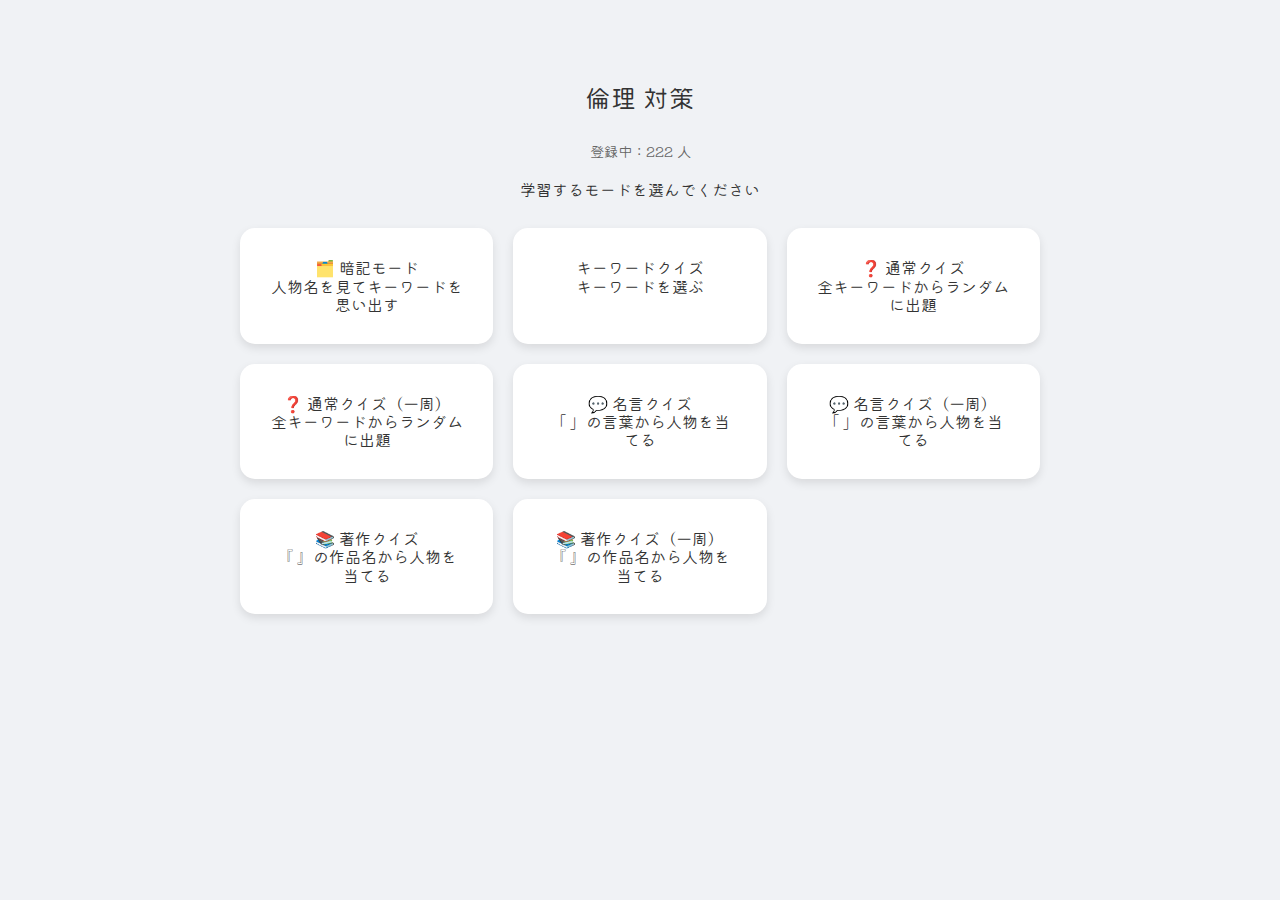
<file: index.html>
<!DOCTYPE html>
<html lang="ja">

<head>
    <meta charset="UTF-8">
    <meta name="viewport" content="width=device-width, initial-scale=1.0">
    <title>倫理まとめ - ポータル</title>
    <link rel="stylesheet" href="css/reset.css">
    <link rel="stylesheet" href="css/common.css">
</head>

<body class="background">
    <!-- <div class="header">
        <div class="header-container">
            <div class="header-center">倫理</div>
        </div>
    </div>
    <div class="homepage-container">
        <div class="data-number-box">登録数：<span id="data-number">174</span>人</div>
        <div class="selection-container">
            <a href="mode1.html" class="mode-button">
                キーワード → 人名
            </a>
            <a href="mode2.html" class="mode-button">
                人名 → キーワード
            </a>
            <a href="game.html" class="mode-button">
                キーワードクイズ
            </a>
        </div>
    </div> -->
    <div class="portal-container">
        <h1>倫理 対策</h1>
        <div id="data-status" style="margin-bottom: 20px; color: #666; font-size: 0.9em;">
            登録中：<span id="total-people">--</span> 人
        </div>
        <p>学習するモードを選んでください</p>

        <div class="menu-grid">
            <a href="anki.html" class="menu-card">
                <h2>🗂️ 暗記モード</h2>
                <p>人物名を見てキーワードを思い出す</p>
            </a>

            <a href="keyword_quiz.html" class="menu-card">
                <h2>キーワードクイズ</h2>
                <p>キーワードを選ぶ</p>
            </a>


            <a href="quiz.html?mode=normal" class="menu-card">
                <h2>❓ 通常クイズ</h2>
                <p>全キーワードからランダムに出題</p>
            </a>

            <a href="full_quiz.html?mode=normal" class="menu-card">
                <h2>❓ 通常クイズ（一周）</h2>
                <p>全キーワードからランダムに出題</p>
            </a>

            <a href="quiz.html?mode=quote" class="menu-card">
                <h2>💬 名言クイズ</h2>
                <p>「 」の言葉から人物を当てる</p>
            </a>

            <a href="full_quiz.html?mode=quote" class="menu-card">
                <h2>💬 名言クイズ（一周）</h2>
                <p>「 」の言葉から人物を当てる</p>
            </a>

            <a href="quiz.html?mode=book" class="menu-card">
                <h2>📚 著作クイズ</h2>
                <p>『 』の作品名から人物を当てる</p>
            </a>

            <a href="full_quiz.html?mode=book" class="menu-card">
                <h2>📚 著作クイズ（一周）</h2>
                <p>『 』の作品名から人物を当てる</p>
            </a>

            
        </div>
    </div>
    <script>
    // index.html でも人数把握のためにJSONを読み込む
    fetch('js/person.json')
        .then(res => res.json())
        .then(data => {
            document.getElementById('total-people').innerText = data.person.length;
        })
        .catch(err => console.error("データ取得エラー:", err));
</script>
</body>
</html>
</file>
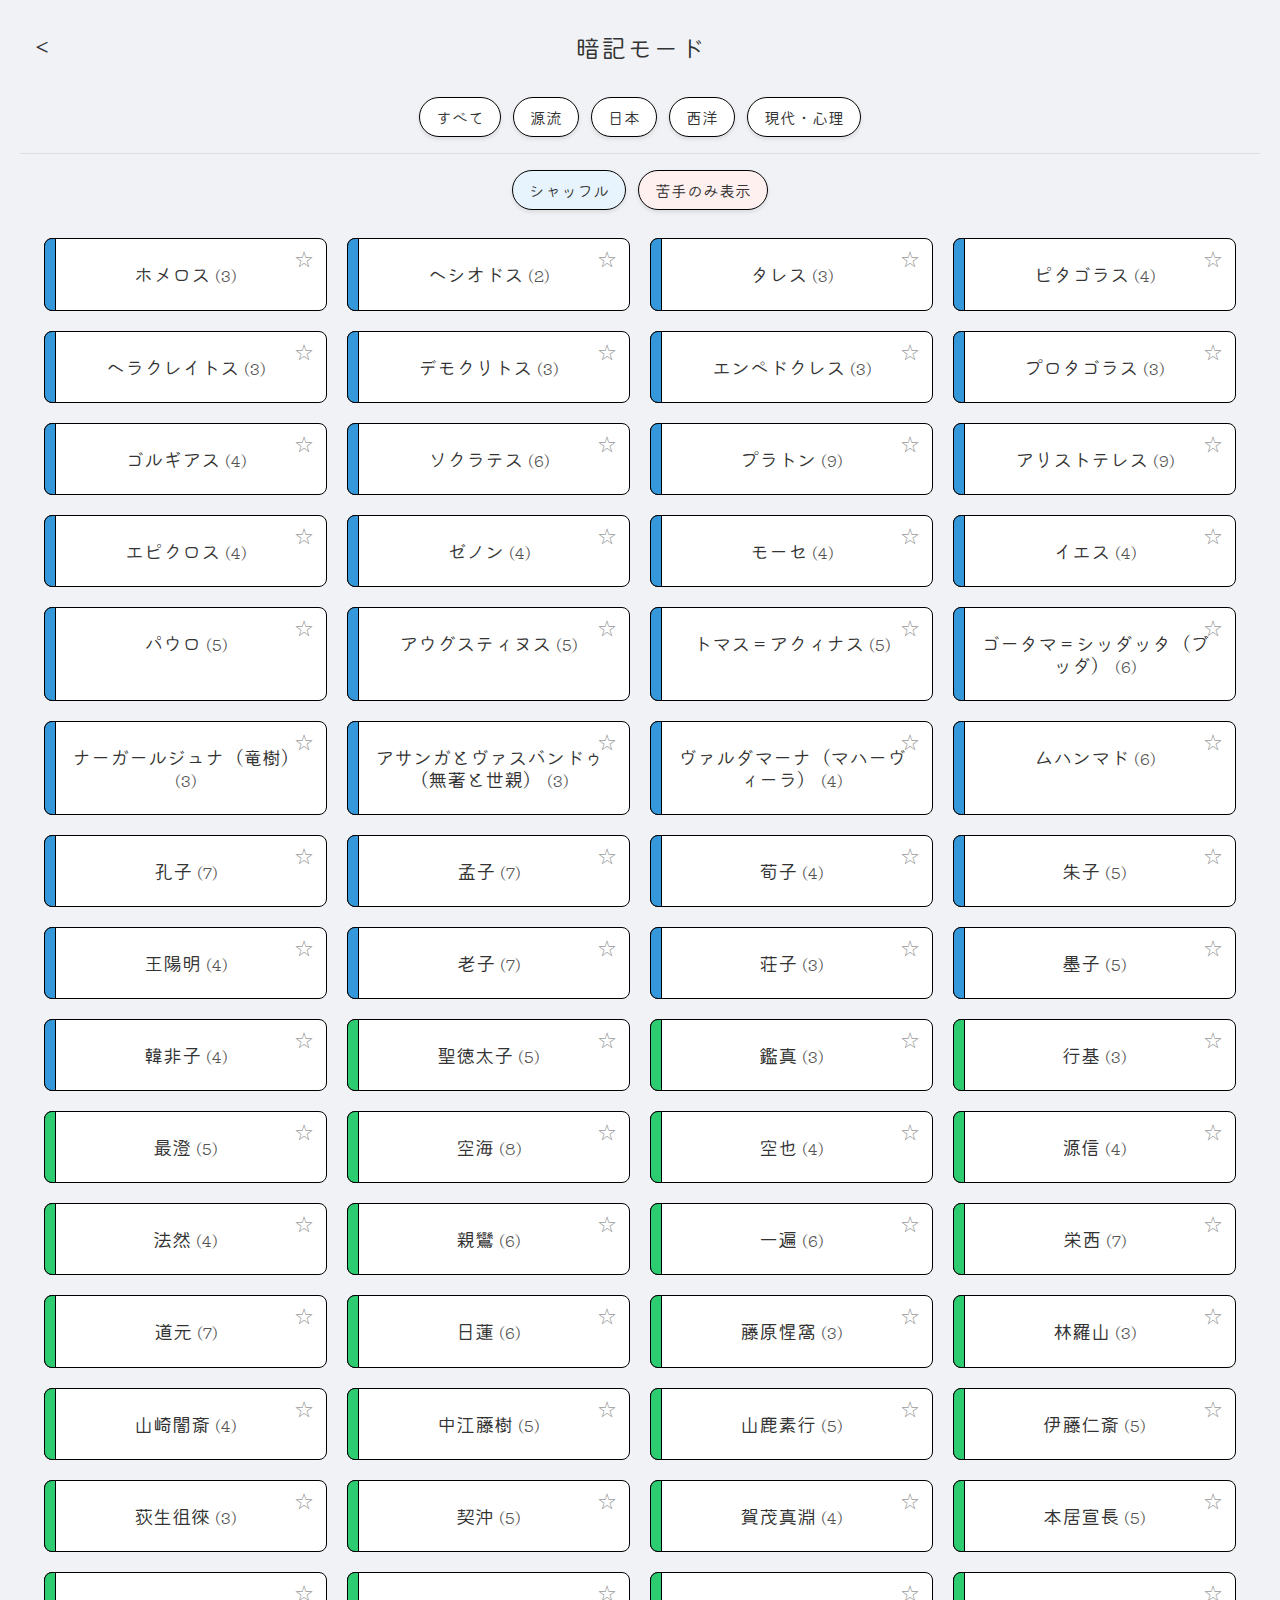
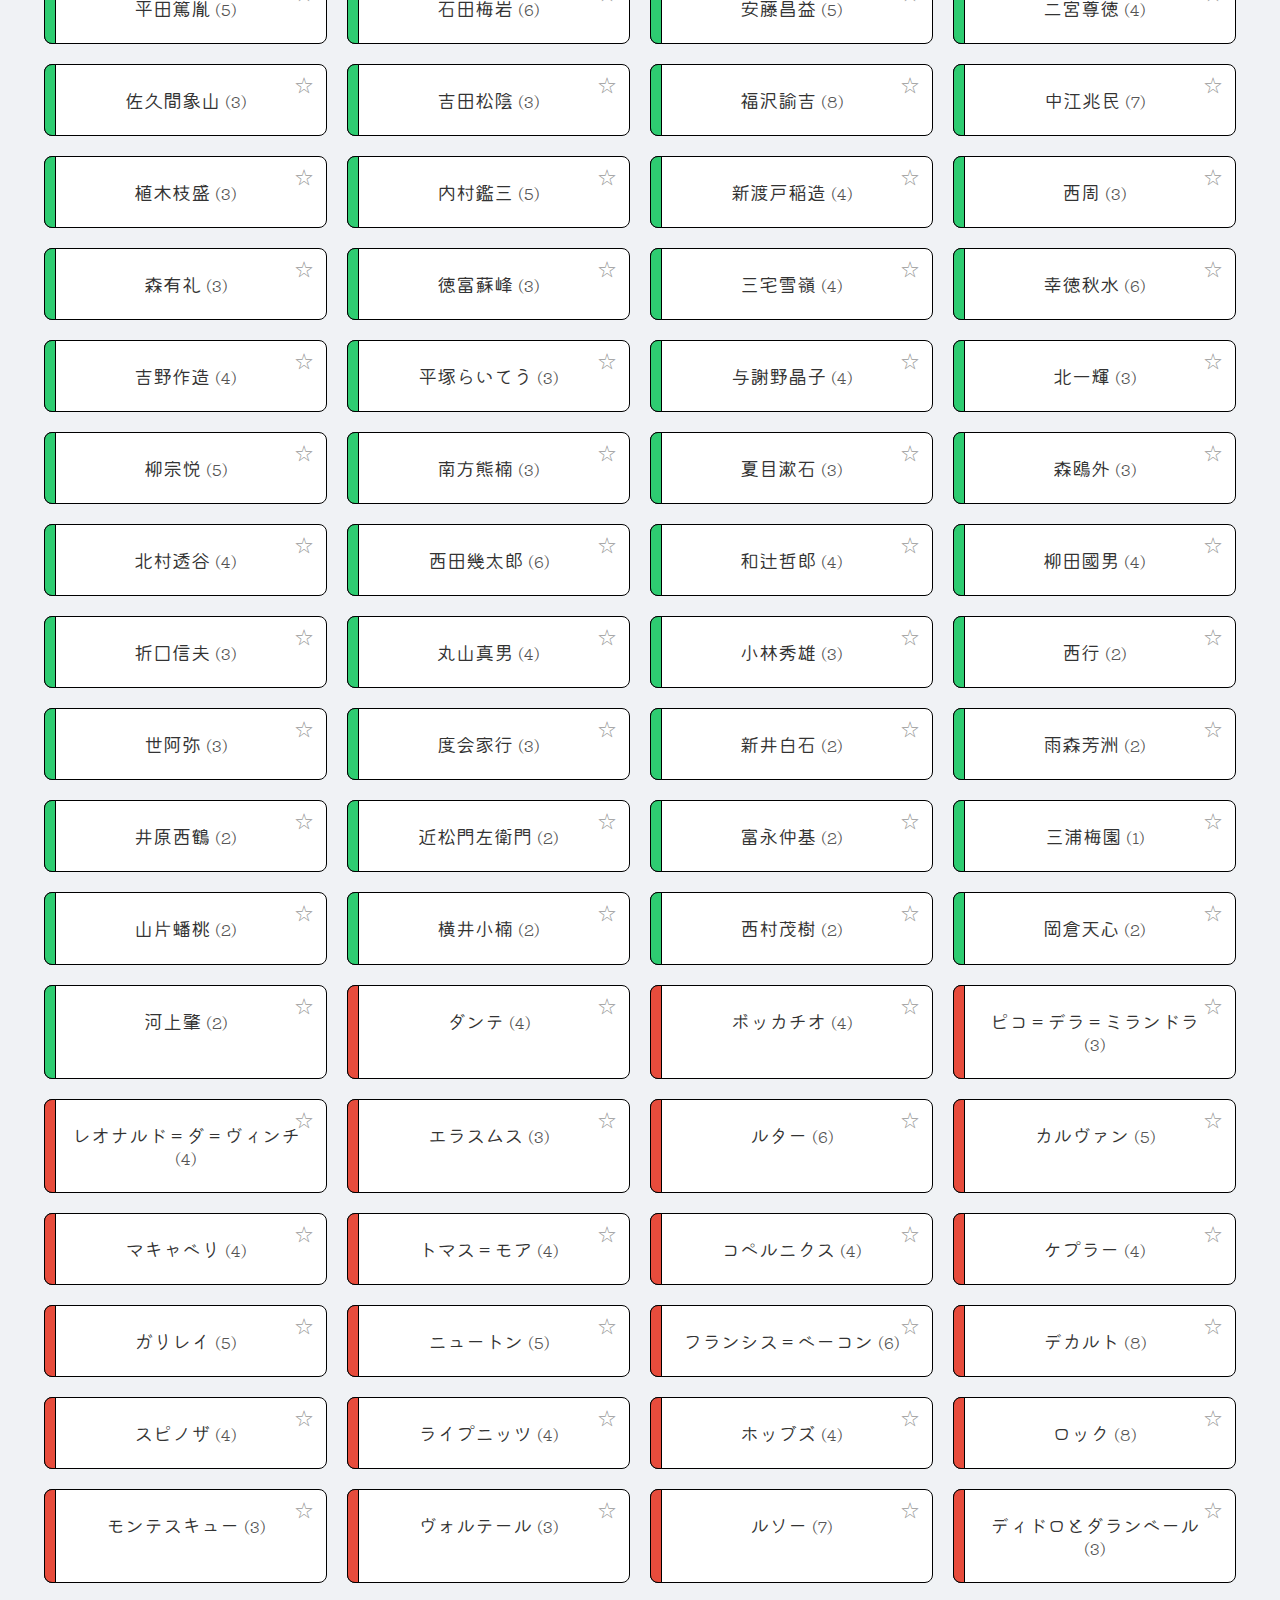
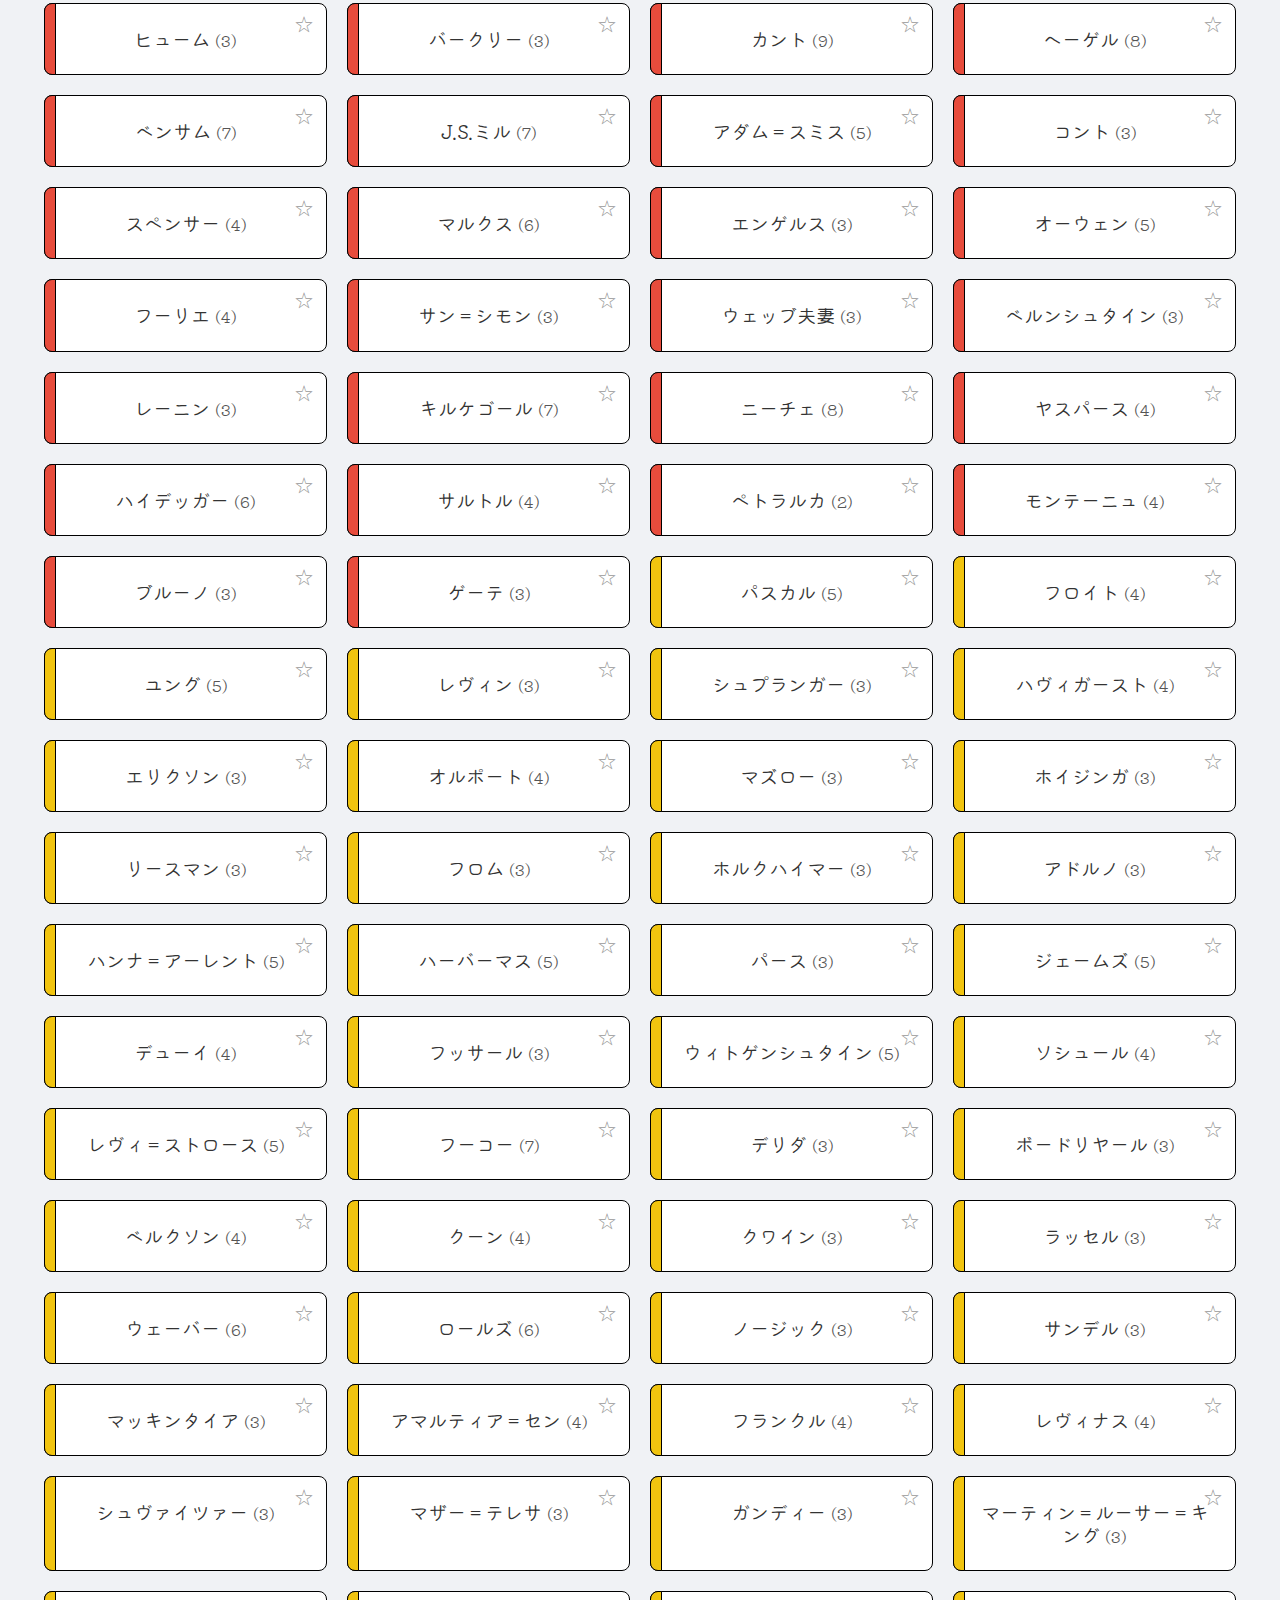
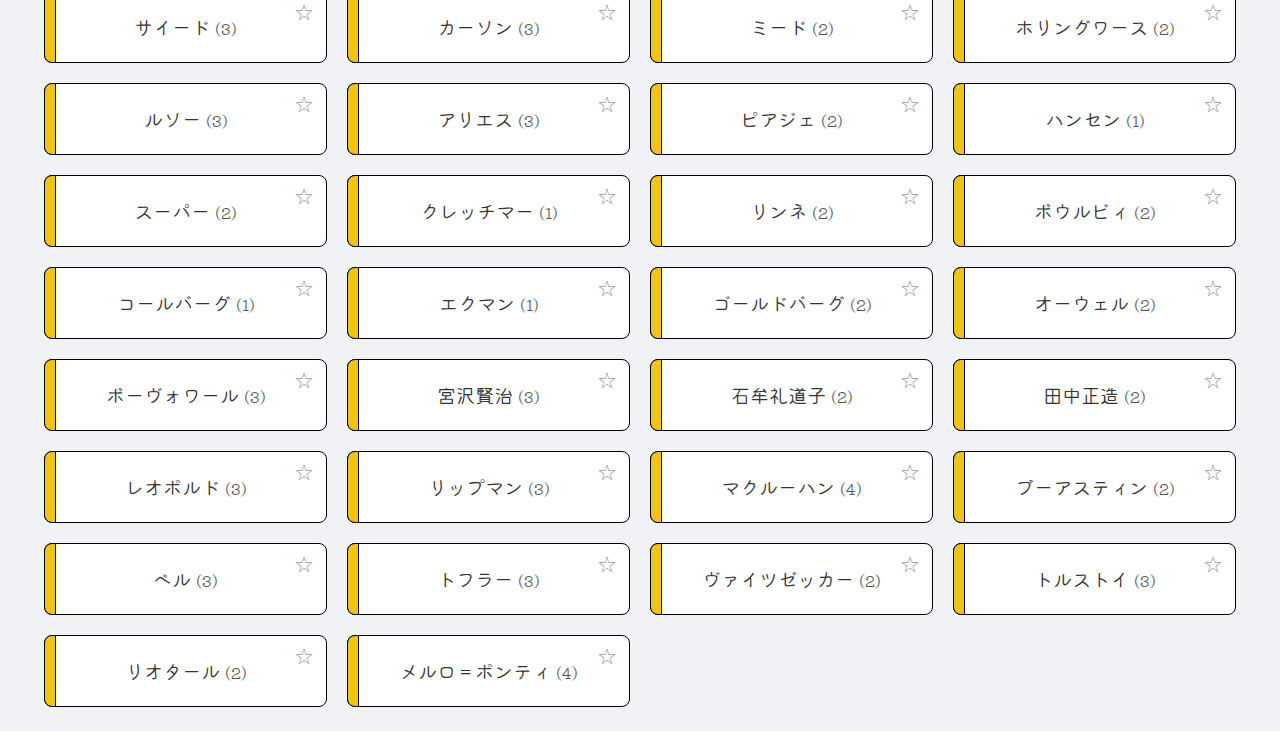
<file: anki.html>
<!DOCTYPE html>
<html lang="ja">
<head>
    <meta charset="UTF-8">
    <meta name="viewport" content="width=device-width, initial-scale=1.0">
    <title>倫理まとめ - 暗記モード</title>
    <link rel="stylesheet" href="css/reset.css">
    <link rel="stylesheet" href="css/common.css">
    <link rel="stylesheet" href="css/anki.css">
</head>
<body>
    <header>
        <a href="index.html" class="back-link">＜</a>
        <h1>暗記モード</h1>
        
        <div class="filters">
            <button onclick="displayData('all')">すべて</button>
            <button onclick="displayData('源流思想')">源流</button>
            <button onclick="displayData('日本思想')">日本</button>
            <button onclick="displayData('西洋近現代思想')">西洋</button>
            <button onclick="displayData('現代社会・心理')">現代・心理</button>
            <hr>
            <button onclick="shuffleData()" style="background-color: #e8f4fd;">シャッフル</button>
            <button onclick="displayWeakOnly()" style="background-color: #fff0f0;">苦手のみ表示</button>
        </div>
    </header>

    <main id="card-container"></main>

    <script src="js/anki.js"></script>
</body>
</html>
</file>
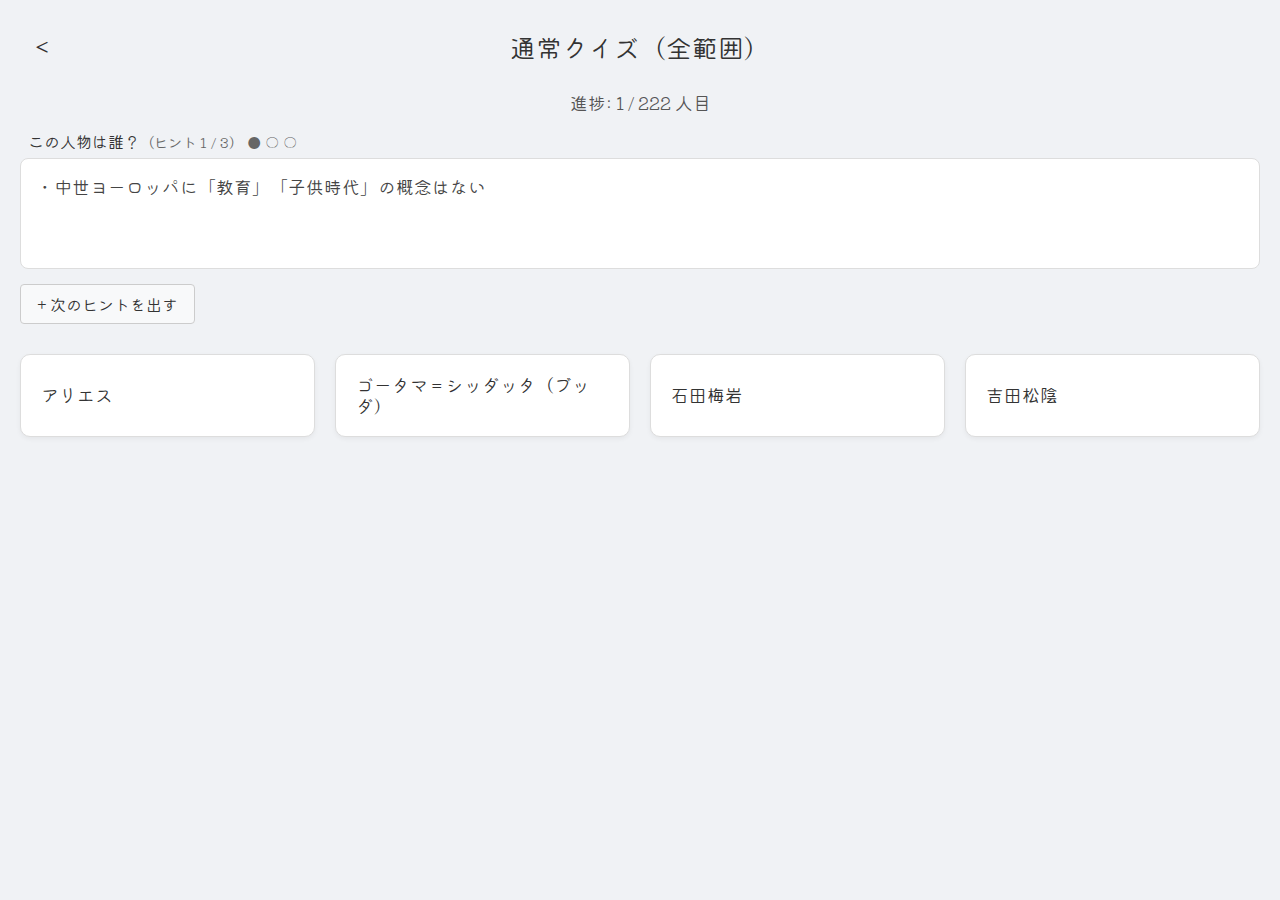
<file: full_quiz.html>
<!DOCTYPE html>
<html lang="ja">
<head>
    <meta charset="UTF-8">
    <meta name="viewport" content="width=device-width, initial-scale=1.0">
    <title>倫理まとめ - 一周モード</title>
    <link rel="stylesheet" href="css/reset.css">
    <link rel="stylesheet" href="css/common.css">
    <link rel="stylesheet" href="css/quiz.css">
</head>
<body>
    <header>
        <a href="index.html" class="back-link">＜</a>
        <h1 id="mode-title">一周クイズ</h1>
        <div id="progress-container" style="margin-bottom: 10px; font-size: 1.1em; color: #555;">
            進捗: <span id="current-pos">0</span> / <span id="total-pos">0</span> 人目
        </div>
    </header>

    <main id="quiz-container">
        <div id="question-area">
            <p class="question-title">この人物は誰？<span id="hint-counter" style="color: #666; font-size: 0.9em;"></span></p>
            <div id="keywords-box"></div>
            <button id="hint-btn" onclick="showNextHint()">次のヒントを出す</button>
        </div>
        <div id="choices-area" class="menu-grid"></div>
        <div id="result-message"></div>
        <button id="next-btn" style="display:none;" onclick="nextQuestion()">次の問題へ</button>
    </main>
    <script src="js/full_quiz.js"></script>
</body>
</html>
</file>
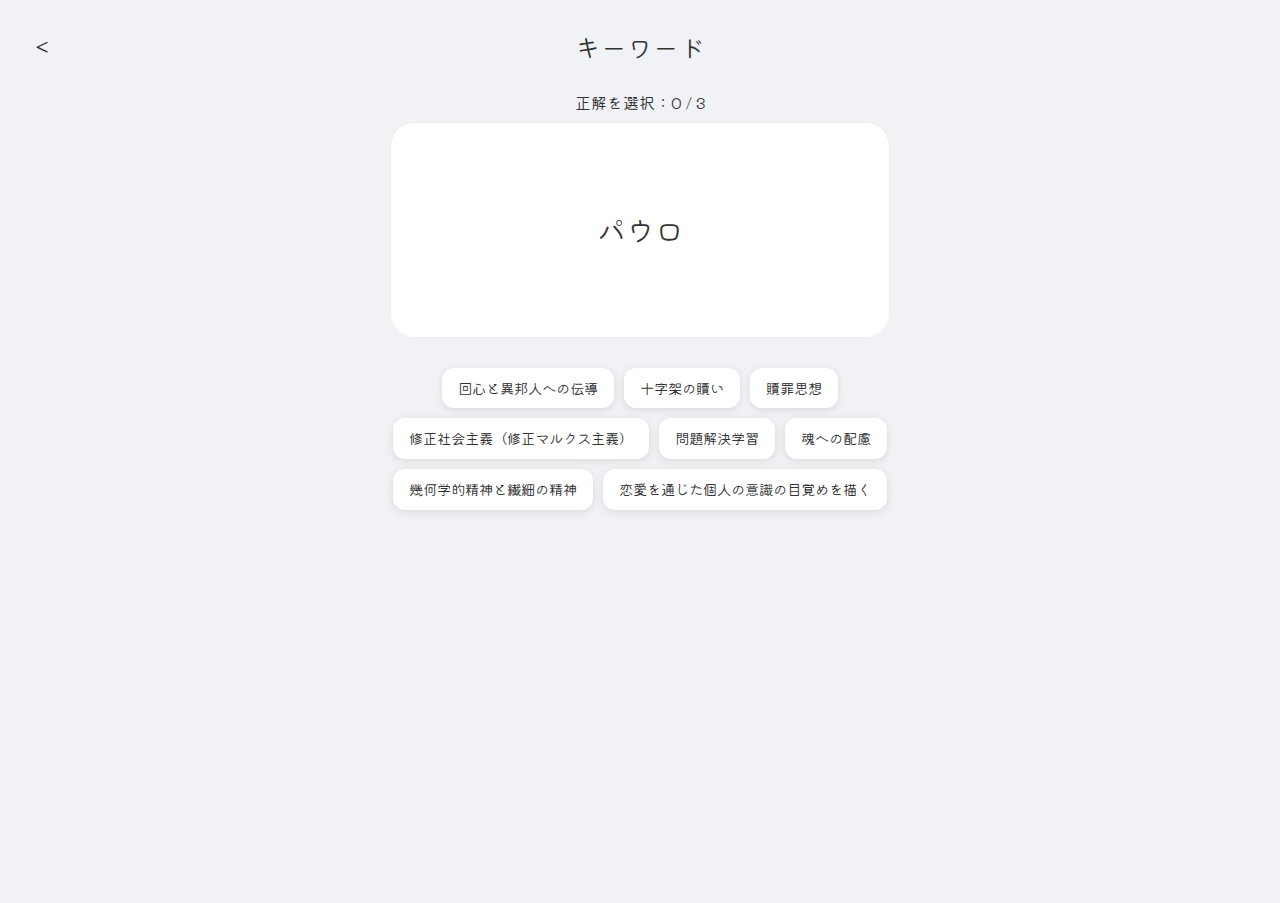
<file: keyword_quiz.html>
<!DOCTYPE html>
<html lang="en">
<head>
    <meta charset="UTF-8">
    <meta name="viewport" content="width=device-width, initial-scale=1.0">
    <title>倫理まとめ - キーワード選択</title>
    <link rel="stylesheet" href="css/reset.css">
    <link rel="stylesheet" href="css/common.css">
    <link rel="stylesheet" href="css/keyword_quiz.css">
</head>
<body>
    <header>
        <a href="index.html" class="back-link">＜</a>
        <h1>キーワード</h1>
    </header>

    <main id="game-screen">
        <div id="status-area" style="margin-bottom:10px;">
            正解を選択：<span id="correct-count">0</span> / 3
        </div>

        <div id="person-display-card">
            </div>

        <div id="keyword-cluster">
            </div>
        
        <div id="result-message" style="height: 30px; margin-bottom: 10px;"></div>

        <div id="footer-area">
            <button id="next-btn" style="display:none;" onclick="nextQuestion()">つぎへ</button>
        </div>
    </main>

    <script src="js/keyword_quiz.js"></script>
</body>
</html>
</file>
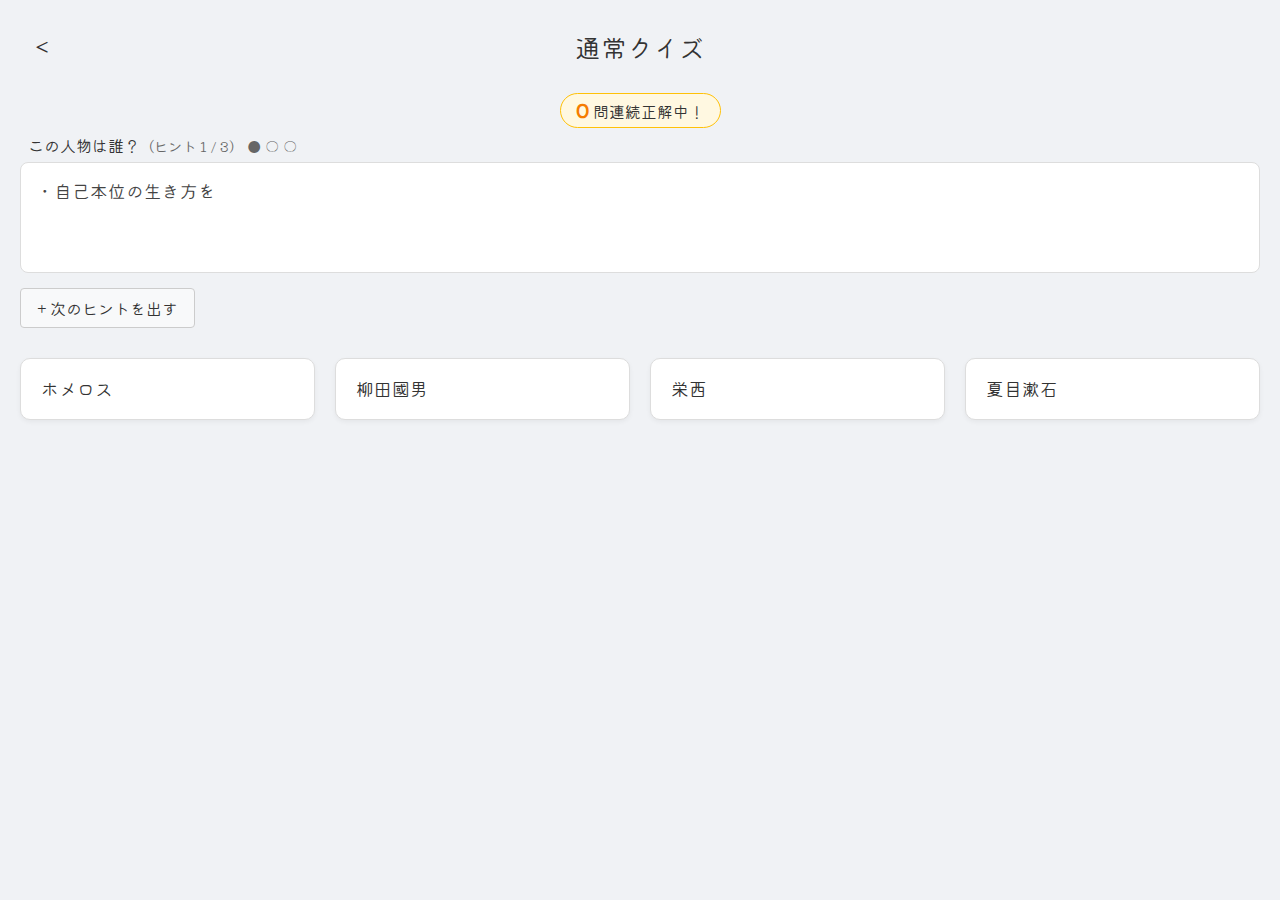
<file: quiz.html>
<!DOCTYPE html>
<html lang="ja">
<head>
    <meta charset="UTF-8">
    <meta name="viewport" content="width=device-width, initial-scale=1.0">
    <title>倫理まとめ - クイズ</title>
    <link rel="stylesheet" href="css/reset.css">
    <link rel="stylesheet" href="css/common.css">
    <link rel="stylesheet" href="css/quiz.css">
</head>
<body>
    <header>
        <a href="index.html" class="back-link">＜</a>
        <h1>クイズモード</h1>
        <div id="streak-container" style="background: #fff8e1; display: inline-block; padding: 5px 15px; border-radius: 20px; border: 1px solid #ffc107;">
        <span id="streak-count" style="font-weight: bold; color: #f57c00; font-size: 1.2em;">0</span> 問連続正解中！
        </div>
    </header>

    <main id="quiz-container">
        <div id="question-area">
            <p class="question-title">この人物は誰？<span id="hint-counter" style="color: #666; font-size: 0.9em;"></span></p>
            <div id="keywords-box"></div>
            <button id="hint-btn" onclick="showNextHint()">+ 次のヒントを出す</button>
        </div>

        <div id="choices-area" class="choices-grid"></div>
        
        <div id="result-message"></div>
        <button id="next-btn" style="display:none;" onclick="nextQuestion()">次の問題へ</button>
    </main>

    <script src="js/quiz.js"></script>
</body>
</html>
</file>
<file: css/common.css>
@charset "UTF-8";
@import url('https://fonts.googleapis.com/css2?family=Kiwi+Maru:wght@300;400;500&display=swap');

/* img {
    max-width: 100%;
} */

/* .is-hidden {
    display: none !important;
} */

:root {
    --color-blue: #3498db;
    --color-green: #2ecc71;
    --color-red: #e74c3c;
    --color-yellow: #f1c40f;
}

/* 共通設定 */
body {
    font-family: "Kiwi Maru", serif;
    font-size: 16px;
    font-weight: 300;
    font-style: normal;
    background: #f0f2f5;
    margin: 0;
    padding: 0 20px;
    color: #333;
}

h1 {
    font-size: 1.6rem;
    padding: 32px 0;
}

.back-link {
    position: absolute;
    top: 24px;
    left: 0;
    font-size: 1.2rem;
    width: 44px;
    height: 44px;
    display: grid;
    place-items: center;
    font-size: 1.4rem;
    font-weight: 400;
}

hr {
    border: 0;
    border-top: 1px solid #ddd;
    margin: 12px 0;
}

header {
    text-align: center;
    position: relative;
}


/* ポータル画面用 */
.portal-container {
    max-width: 800px;
    margin: 50px auto;
    text-align: center;
}

.menu-grid {
    display: grid;
    grid-template-columns: repeat(auto-fit, minmax(200px, 1fr));
    gap: 20px;
    margin-top: 30px;
}

.menu-card {
    background: white;
    padding: 30px;
    border-radius: 15px;
    text-decoration: none;
    color: inherit;
    box-shadow: 0 4px 10px rgba(0, 0, 0, 0.1);
    transition: 0.3s;
}

.menu-card:hover {
    transform: translateY(-5px);
    box-shadow: 0 6px 15px rgba(0, 0, 0, 0.15);
}

.disabled {
    opacity: 0.6;
    cursor: not-allowed;
}

#next-btn{
    margin: 0 auto;
    border: 1px solid #ccc;
    padding: 8px 16px;
    border-radius: 4px;
    cursor: pointer;
    background-color: #f0f2f5;
}
</file>
<file: css/anki.css>
/* 暗記モード用 */


/* .filters {
    margin-bottom: 20px;
} */

.filters button {
    /* border: none; */
    padding: 0 16px;
    margin: 4px;
    border-radius: 32px;
    cursor: pointer;
    background: #fff;
    box-shadow: 0 2px 4px rgba(0, 0, 0, 0.1);
    border: solid 1px #000;
    height: 40px;
}

.filters button:hover {
    background: #e0e0e0;
}

#card-container {
    display: grid;
    grid-template-columns: repeat(auto-fill, minmax(280px, 1fr));
    gap: 20px;
    padding: 24px;
}

.card {
    position: relative;
    border: solid 1px #000;
    background: white;
    border-radius: 8px;
    padding: 24px;
    /* box-shadow: 0 4px 8px rgba(0, 0, 0, 0.05); */
    cursor: pointer;
    text-align: center;

    &::before {
        content: "";
        position: absolute;
        top: -1px;
        left: -1px;
        width: 12px;
        height: calc(100% + 2px);
        border: solid 1px#000;
        border-radius: 8px 0 0 8px;
    }
}

.card h3 {
    margin: 0;
    font-size: 1.2em;
}

.card h3 span {
    font-size: 1rem;
    color: #555;
}

.keywords {
    display: none;
    margin-top: 16px;
    padding: 16px 12px 0;
    border-top: 1px dashed #ddd;
    color: #555;
    text-align: left;
    line-height: 1.6;
}

.card.show .keywords {
    display: block;
}

/* カテゴリー色分け */
.card[data-cat="源流思想"]::before {
    background-color: var(--color-blue);
}

.card[data-cat="日本思想"]::before {
    background-color: var(--color-green);
}

.card[data-cat="西洋近現代思想"]::before {
    background-color: var(--color-red);
}

.card[data-cat="現代社会・心理"]::before {
    background-color: var(--color-yellow);
}


/* 苦手チェックボタン（星マークのようなイメージ） */
.weak-check-label {
    position: absolute;
    top: 8px;
    right: 12px;
    cursor: pointer;
    font-size: 1.25em;
    z-index: 10;
}

/* チェックが入っていない時はグレー、入っている時はオレンジ */
.weak-check-label input {
    display: none;
}

.weak-check-label span::before {
    content: "☆";
    color: #999;
}

.weak-check-label input:checked+span::before {
    content: "★";
    color: #ff9800;
}
.weak-check-label input:checked+span::after {
    content: "☆";
    color: #999;
    position: absolute;
    top: 0;
    right: 0;
}
</file>
<file: css/quiz.css>
.question-title{
    padding: 8px;
}

#keywords-box {
    min-height: 50px; /* 念のための最低限の高さ */
    background: #fff;
    border: 1px solid #ddd;
    border-radius: 8px;
    padding: 15px;
    margin-bottom: 15px;
    text-align: left;
    /* transitionを入れると、箱のサイズが変わる時もスムーズになります */
    transition: height 0.3s ease;
}

.hint-item {
    font-size: 1.1em;
    color: #444;
    line-height: 1.5;
    /* 最初は透明（場所は取る） */
    visibility: hidden;
    opacity: 0;
    transition: opacity 0.3s ease;
}

/* このクラスがついた時だけ見えるようになる */
.hint-item.is-visible {
    visibility: visible;
    opacity: 1;
}

@keyframes fadeIn {
    from { opacity: 0; transform: translateY(5px); }
    to { opacity: 1; transform: translateY(0); }
}

.choices-grid {
    display: grid;
    grid-template-columns: repeat(auto-fit, minmax(160px, 1fr));
    gap: 20px;
    margin-top: 30px;
}

/* --- クイズ画面専用：回答ボタン --- */
.quiz-choice {
    background-color: white;
    border: 1px solid #ddd;
    border-radius: 10px;
    padding: 20px;
    font-size: 1.1em;
    cursor: pointer;
    transition: all 0.2s ease;
    box-shadow: 0 2px 5px rgba(0,0,0,0.05);
}

/* 有効な時（回答前）のホバー効果 */
.quiz-choice:not(:disabled):hover {
    background-color: #f8f9fa;
    transform: translateY(-3px);
    box-shadow: 0 5px 15px rgba(0,0,0,0.1);
}

/* 無効化（回答後）の基本状態：動きを止める */
.quiz-choice:disabled {
    cursor: default;
    transform: none !important;
}

#hint-btn {
    min-height: 40px; /* 高さを固定しておくとより安定します */
    background-color: #f8f9fa;
    border: 1px solid #ccc;
    padding: 8px 16px;
    border-radius: 4px;
    cursor: pointer;
}

#hint-btn:disabled {
    color: #999;
    cursor: not-allowed;
}

.next-btn-wrapper{
    width: 100%;
}

/* 不正解ボタンのスタイル */
.choice-btn-incorrect {
    background-color: #ffdde0 !important; /* 薄い赤 */
    border: 2px solid #ff4d4d !important;
    color: #b30000 !important;
    opacity: 0.7; /* 不正解は少し薄くして目立たなくする */
}

/* 正解ボタンのスタイル */
.choice-btn-correct {
    background-color: #d1f2d1 !important; /* 薄い青 */
    border: 2px solid #4caf50 !important;
    color: #008040 !important;

}

#result-message{
    display: flex;
    flex-direction: column;
    align-items: center;
    gap: 8px;
    width: fit-content;
    margin: 0 auto;
    padding: 32px 0;
}
</file>
<file: css/keyword_quiz.css>
/* quiz-container内の調整 */
#choices-area {
    gap: 10px;
    padding: 10px;
}

/* 選択された時の色の変化をよりハッキリさせる */
.menu-card:disabled {
    cursor: default;
    transform: none !important;
    opacity: 1;
    /* disabledでも色はハッキリ見せる */
}

/* 画像のレイアウトを再現するための専用スタイル */
#game-screen {
    display: flex;
    flex-direction: column;
    align-items: center;
    min-height: 90vh;
    padding: 0 20px;
}

/* 中央の人物名カード */
#person-display-card {
    width: 100%;
    max-width: 500px;
    height: 216px;
    /* aspect-ratio: 16 / 9; */
    /* 横長カード */
    display: flex;
    justify-content: center;
    align-items: center;
    font-size: 1.8rem;
    margin-bottom: 30px;
    background: #fff;
    cursor: default;
    border-radius: 24px;
    border: solid 1px #eee;
}

/* キーワード群のコンテナ（中央に密集させる） */
#keyword-cluster {
    display: flex;
    flex-wrap: wrap;
    justify-content: center;
    gap: 10px;
    max-width: 600px;
    margin-bottom: 40px;
}

/* 個別のキーワードボタン（これまでのデザインを継承） */
.keyword-choice {
    padding: 12px 16px;
    font-size: 0.9rem;
    background: #fff;
    transition: all 0.2s;
    border-radius: 12px;
    box-shadow: 0 2px 8px rgba(0, 0, 0, 0.1);
    transition: 0.3s;
}

.keyword-choice:hover {
    transform: translateY(-2px);
    box-shadow: 0 6px 12px rgba(0, 0, 0, 0.15);
}

/* 最下部のボタンエリア */
#footer-area {
    width: 100%;
    display: flex;
    justify-content: center;
    padding-bottom: 20px;
}

/* 正解・不正解の色指定 */
.keyword-choice.correct-mark {
    background-color: #d1f2d1 !important;
    /* 画像の薄緑 */
    /* border-color: #4caf50 !important; */
    box-shadow: none;

    &:hover{
        transform: none;
    }
}

.keyword-choice.wrong-mark {
    background-color: #f2d1d1 !important;
    /* 画像の赤 */
    /* border-color: #f44336 !important; */
    box-shadow: none;

    &:hover{
        transform: none;
    }
}
</file>
